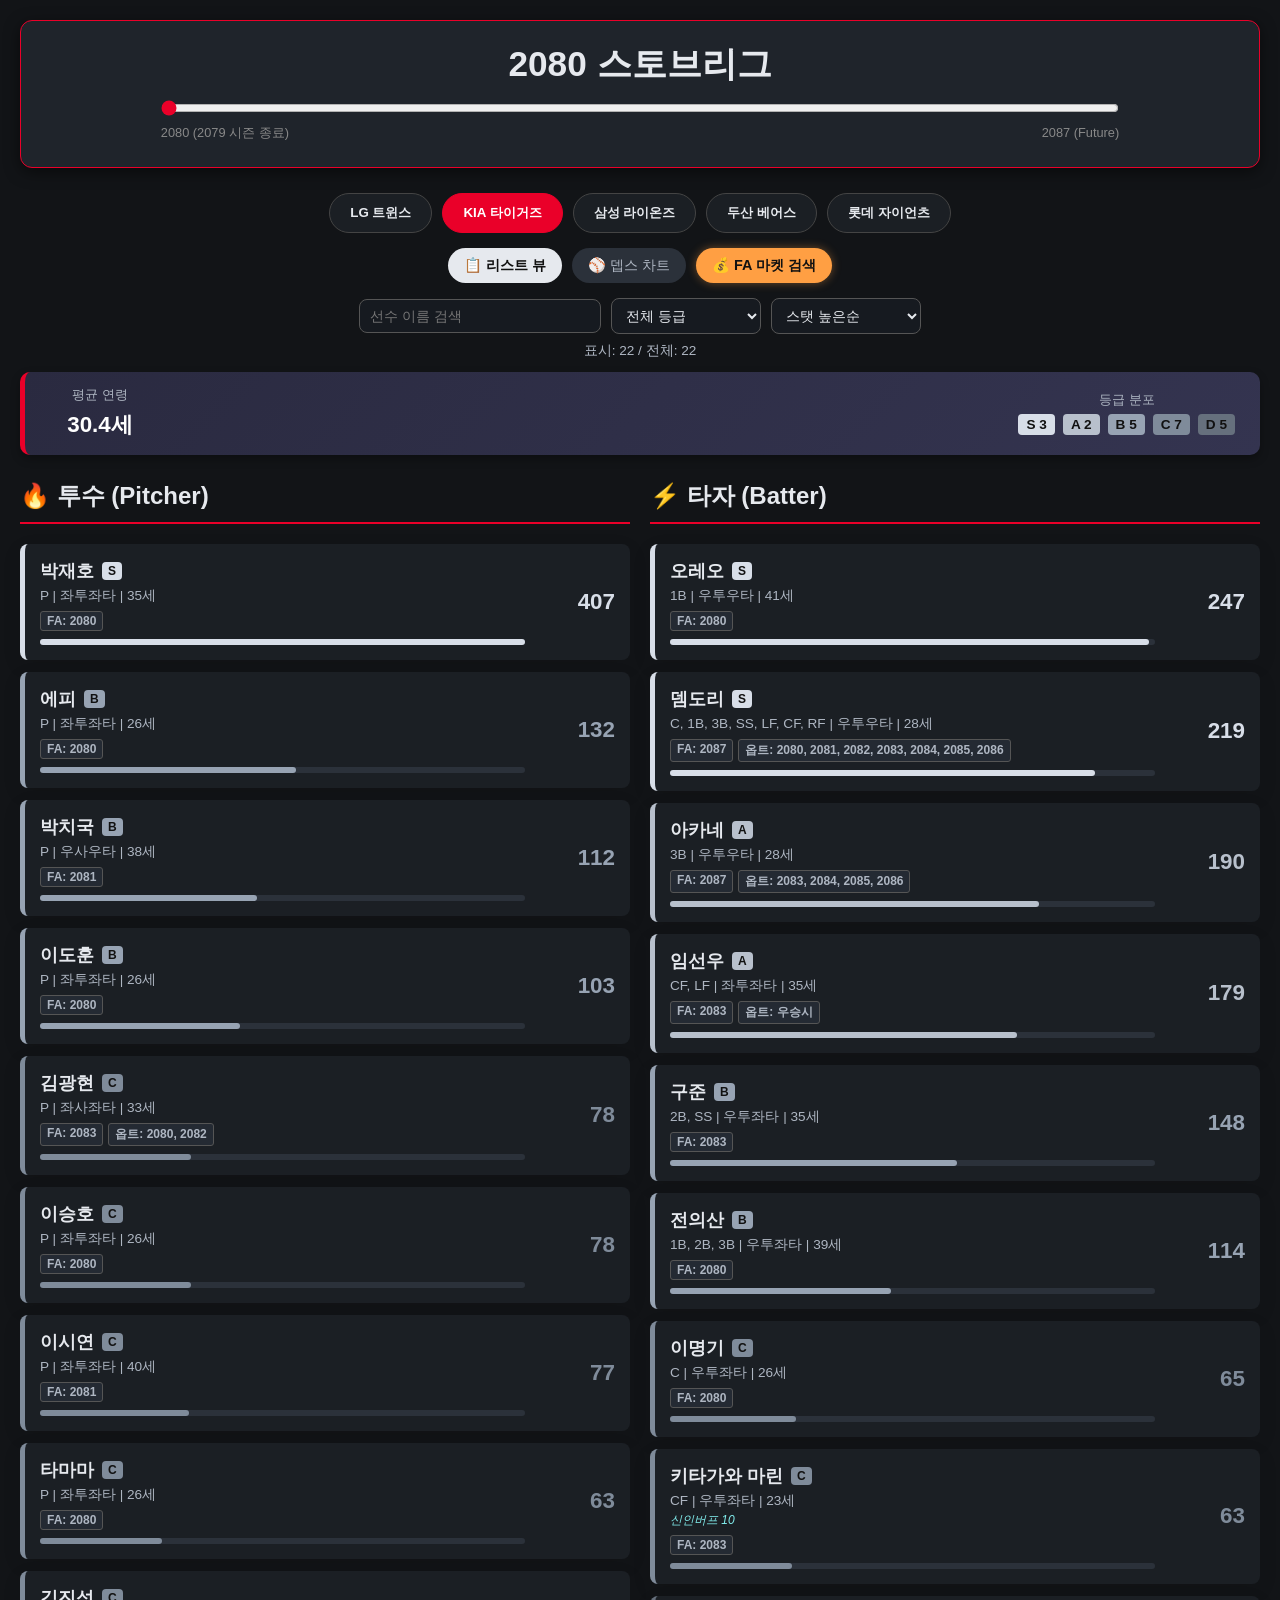
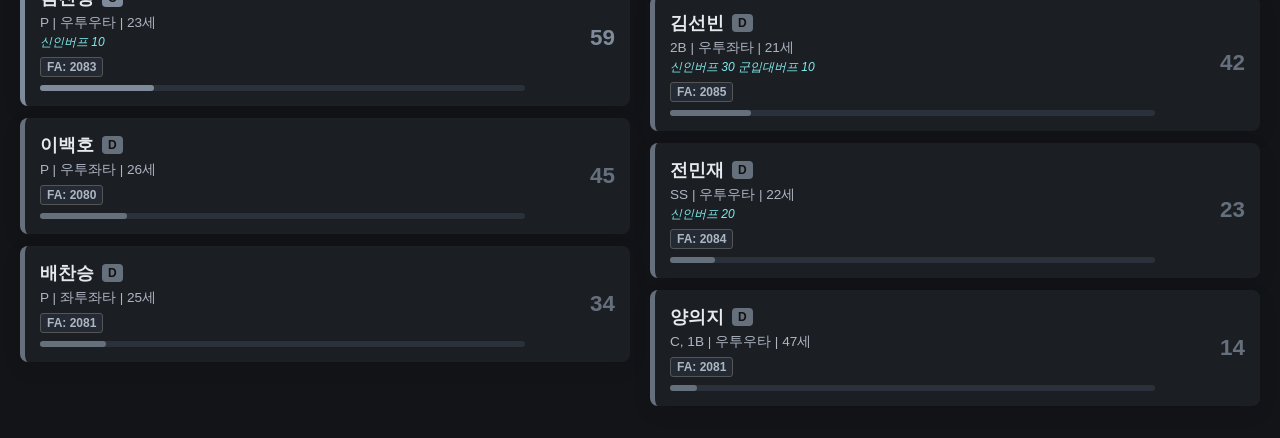
<file: index.html>
<!DOCTYPE html>
<html lang="ko">
<head>
    <meta charset="UTF-8">
    <meta name="viewport" content="width=device-width, initial-scale=1.0">
    <title>IKBOL 선수 명단</title>
    <link rel="stylesheet" href="style.css">
    <link rel="stylesheet" href="team-theme.css">
</head>
<body>

<div class="container">
    <div class="time-machine">
        <div class="time-display"><span id="displayYear">2080</span> 스토브리그</div>
        <input type="range" id="yearSlider" min="2080" max="2087" value="2080" step="1">
        <div class="time-labels">
            <span>2080 (2079 시즌 종료)</span>
            <span>2087 (Future)</span>
        </div>
    </div>

    <div class="tabs" id="teamTabs"></div>

    <div class="view-controls">
        <button class="view-btn active" onclick="switchMode('list')" id="btn-list">📋 리스트 뷰</button>
        <button class="view-btn" onclick="switchMode('depth')" id="btn-depth">⚾ 뎁스 차트</button>
        <button class="fa-search-btn" onclick="openFAModal()">💰 FA 마켓 검색</button>
    </div>

    <div class="filter-controls">
        <input type="text" id="searchInput" placeholder="선수 이름 검색">
        <select id="gradeFilter">
            <option value="ALL">전체 등급</option>
            <option value="S">S 등급</option>
            <option value="A">A 등급</option>
            <option value="B">B 등급</option>
            <option value="C">C 등급</option>
            <option value="D">D 등급</option>
        </select>
        <select id="sortSelect">
            <option value="stat_desc">스탯 높은순</option>
            <option value="stat_asc">스탯 낮은순</option>
            <option value="age_asc">나이 어린순</option>
            <option value="age_desc">나이 많은순</option>
            <option value="name_asc">이름 가나다순</option>
        </select>
    </div>
    <div id="result-count" class="result-count">표시: - / 전체: -</div>

    <div id="team-dashboard" class="team-dashboard">
        <div class="dash-item">
            <div class="dash-label">평균 연령</div>
            <div class="dash-value" id="dash-age">-세</div>
        </div>
        <div class="dash-item">
            <div class="dash-label">등급 분포</div>
            <div class="grade-dist" id="dash-dist">
                <span class="dist-box bg-S text-black">S 0</span>
                <span class="dist-box bg-A text-black">A 0</span>
                <span class="dist-box bg-B text-black">B 0</span>
                <span class="dist-box bg-C text-black">C 0</span>
                <span class="dist-box bg-D text-black">D 0</span>
            </div>
        </div>
    </div>

    <div id="view-depth" class="field-container hidden">
        <div class="base-diamond"></div>
        <div id="depth-C" class="pos-box p-box-c"><h3>C (포수)</h3><div class="list"></div></div>
        <div id="depth-P" class="pos-box p-box-p"><h3>P (투수)</h3><div class="list"></div></div>
        <div id="depth-1B" class="pos-box p-box-1b"><h3>1B (1루수)</h3><div class="list"></div></div>
        <div id="depth-2B" class="pos-box p-box-2b"><h3>2B (2루수)</h3><div class="list"></div></div>
        <div id="depth-3B" class="pos-box p-box-3b"><h3>3B (3루수)</h3><div class="list"></div></div>
        <div id="depth-SS" class="pos-box p-box-ss"><h3>SS (유격수)</h3><div class="list"></div></div>
        <div id="depth-LF" class="pos-box p-box-lf"><h3>LF (좌익수)</h3><div class="list"></div></div>
        <div id="depth-CF" class="pos-box p-box-cf"><h3>CF (중견수)</h3><div class="list"></div></div>
        <div id="depth-RF" class="pos-box p-box-rf"><h3>RF (우익수)</h3><div class="list"></div></div>
    </div>

    <div id="view-list" class="roster-section">
        <div class="column">
            <h2>🔥 투수 (Pitcher)</h2>
            <div id="pitcher-list"></div>
        </div>
        <div class="column">
            <h2>⚡ 타자 (Batter)</h2>
            <div id="batter-list"></div>
        </div>
    </div>
</div>

<div class="modal-overlay" id="playerModal" onclick="closeModal(event, 'playerModal')">
    <div class="modal">
        <span class="close-btn" onclick="closeModal(event, 'playerModal')">&times;</span>
        <div class="modal-header">
            <h2 id="modal-name">선수 이름</h2>
            <div class="modal-sub" id="modal-detail">포지션 | 나이</div>
        </div>
        <div class="modal-note" id="modal-note">특이사항 없음</div>

        <h3 style="margin-bottom: 5px; color: #ddd; border-top:1px solid #444; padding-top:15px;">📈 미래 스탯 예측 (Graph)</h3>
        <div class="graph-legend">
            <div class="legend-item"><div class="dot" style="background:var(--graph-stat)"></div>Stat</div>
        </div>
        <div class="graph-container" id="chart-container"></div>

        <table class="scout-table">
            <thead>
                <tr>
                    <th>Year</th>
                    <th>Age</th>
                    <th>Stat</th>
                    <th>Grade</th>
                    <th>Contract</th>
                </tr>
            </thead>
            <tbody id="modal-table-body"></tbody>
        </table>
    </div>
</div>

<div class="modal-overlay" id="faModal" onclick="closeModal(event, 'faModal')">
    <div class="modal">
        <span class="close-btn" onclick="closeModal(event, 'faModal')">&times;</span>
        <div class="modal-header">
            <h2>💰 <span id="fa-year-title">2080</span> FA Market</h2>
            <div class="modal-sub">해당 스토브리그 시점의 전체 FA/옵트아웃 대상 선수 목록입니다.</div>
        </div>
        <div id="fa-list-body" class="fa-list-container"></div>
    </div>
</div>

<script src="data.js"></script>
<script src="app.js"></script>
</body>
</html>
</file>
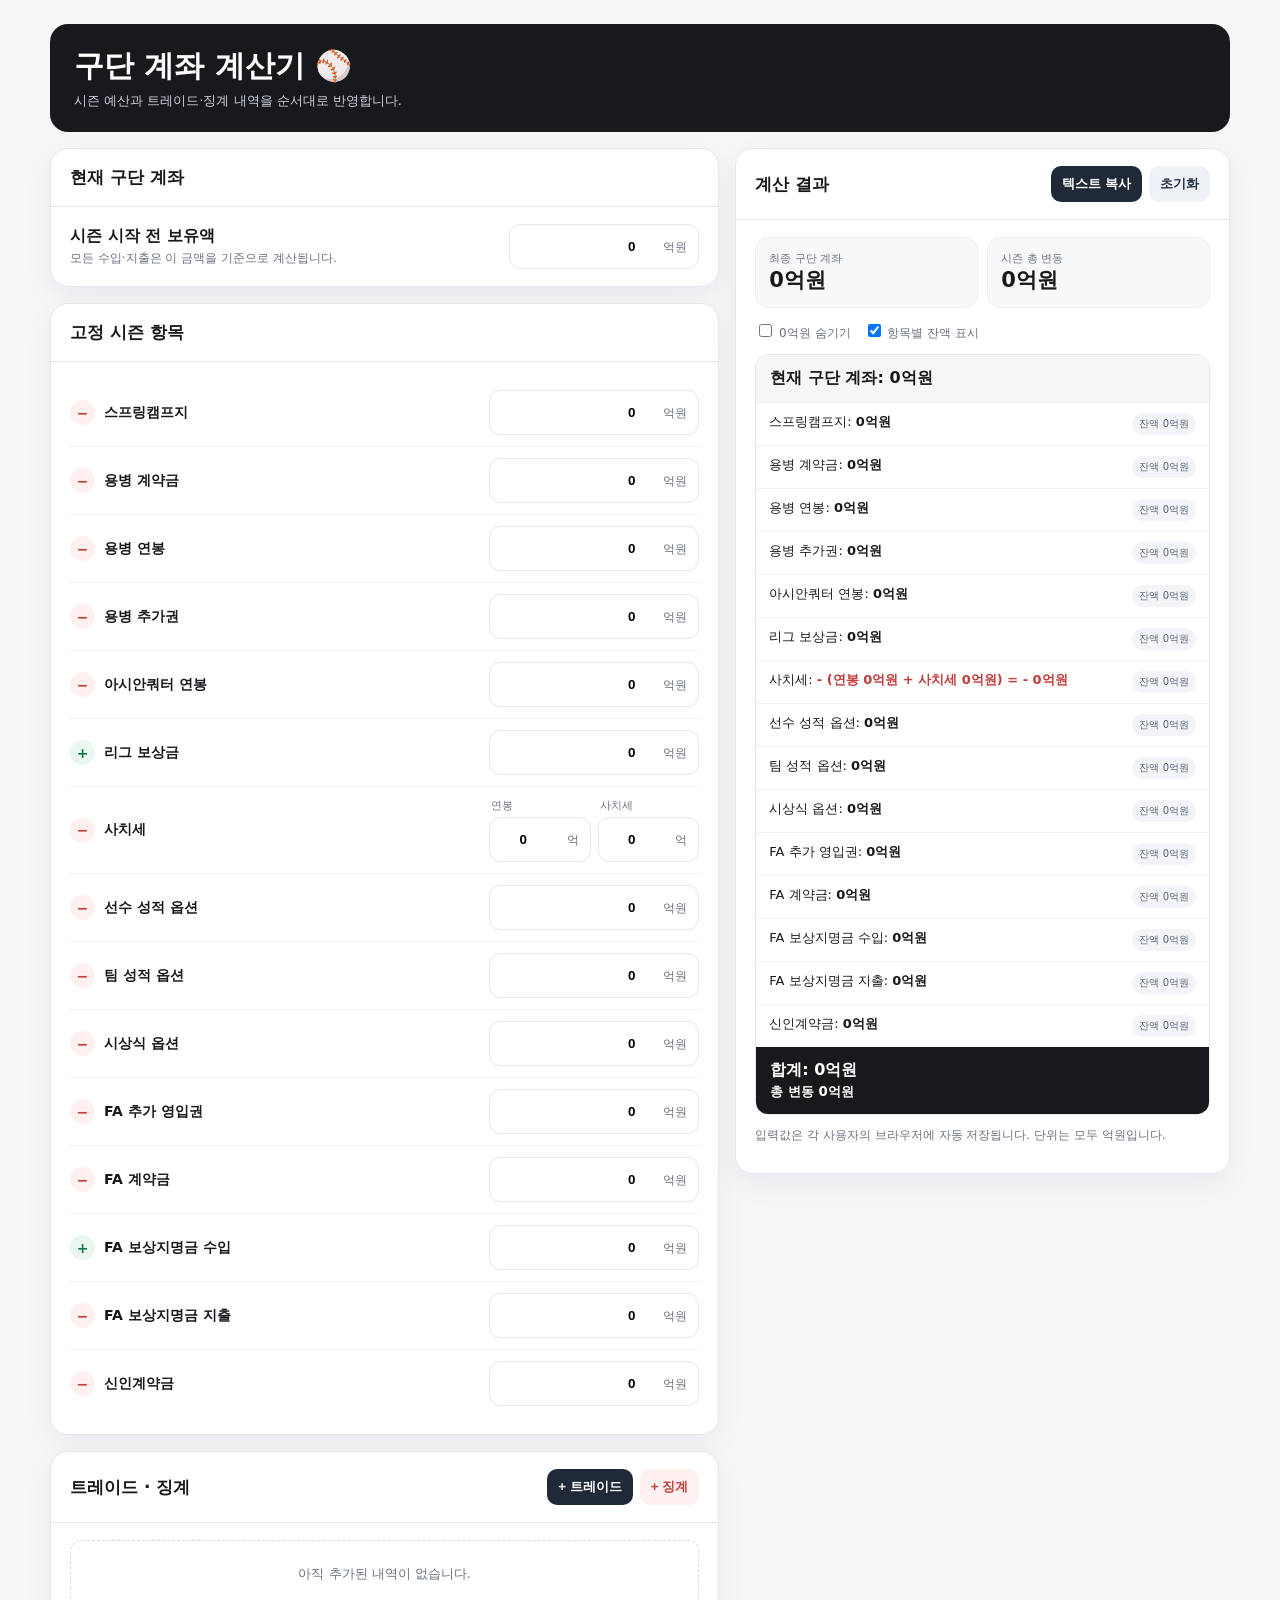
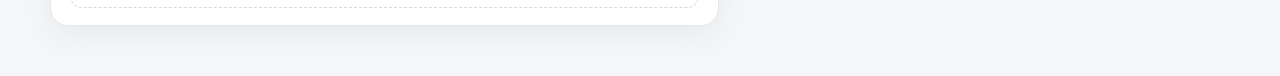
<file: budget.html>
<!doctype html>
<html lang="ko">
<head>
<meta charset="utf-8">
<meta name="viewport" content="width=device-width,initial-scale=1">
<title>구단 계좌 계산기</title>
<style>
:root{--bg:#f4f6f8;--card:#fff;--line:#e5e7eb;--text:#17191d;--muted:#6b7280;--plus:#147a48;--minus:#c43b3b}*{box-sizing:border-box}body{margin:0;background:var(--bg);color:var(--text);font-family:Pretendard,"Noto Sans KR",system-ui,sans-serif}.wrap{width:min(1180px,calc(100% - 24px));margin:24px auto 50px}.hero{background:#17191d;color:#fff;border-radius:18px;padding:22px 24px;margin-bottom:16px}.hero h1{margin:0 0 5px;font-size:30px}.hero p{margin:0;color:#cbd0d8;font-size:13px}.grid{display:grid;grid-template-columns:1.15fr .85fr;gap:16px;align-items:start}.stack{display:grid;gap:16px}.card{background:var(--card);border:1px solid var(--line);border-radius:18px;overflow:hidden;box-shadow:0 10px 30px rgba(15,23,42,.05)}.head{display:flex;justify-content:space-between;align-items:center;gap:10px;padding:17px 19px;border-bottom:1px solid var(--line)}.head h2{margin:0;font-size:17px}.body{padding:17px 19px}.start{display:grid;grid-template-columns:1fr 190px;gap:12px;align-items:center}.start small,.note{color:var(--muted);font-size:12px}.money{position:relative}.money input{width:100%;height:45px;border:1px solid var(--line);border-radius:11px;padding:0 48px 0 12px;text-align:right;font-weight:800;outline:none}.money span{position:absolute;right:12px;top:50%;transform:translateY(-50%);font-size:12px;color:var(--muted)}.row{display:grid;grid-template-columns:1fr 210px;gap:12px;align-items:center;padding:11px 0;border-bottom:1px solid #f0f1f3}.row:last-child{border-bottom:0}.label{display:flex;align-items:center;gap:9px;font-size:14px;font-weight:750}.badge{display:inline-grid;place-items:center;width:25px;height:25px;border-radius:50%;font-weight:900}.badge.plus{background:#eaf7ef;color:var(--plus)}.badge.minus{background:#fff0f0;color:var(--minus)}.lux{display:grid;grid-template-columns:1fr 1fr;gap:7px}.lux label,.field label{display:block;margin:0 0 4px 2px;font-size:11px;color:var(--muted)}button{border:0;border-radius:10px;padding:9px 11px;font-weight:800;cursor:pointer}.dark{background:#1f2937;color:#fff}.light{background:#eef2f7;color:#273244}.danger{background:#fff0f0;color:var(--minus)}.actions{display:flex;gap:7px;flex-wrap:wrap}.extras{display:grid;gap:11px}.empty{text-align:center;color:var(--muted);font-size:13px;padding:24px;border:1px dashed #d6dae0;border-radius:12px}.extra{border:1px solid var(--line);border-radius:13px;padding:13px;background:#fafbfc}.extraTop{display:flex;justify-content:space-between;align-items:center;margin-bottom:10px;font-weight:850}.extraGrid{display:grid;grid-template-columns:1.2fr .7fr .7fr;gap:8px}.extraGrid.pen{grid-template-columns:1.3fr .7fr}.field.full{grid-column:1/-1}.field input,.field select{width:100%;height:40px;border:1px solid var(--line);border-radius:9px;padding:0 9px;background:#fff}.result{position:sticky;top:16px}.summary{display:grid;grid-template-columns:1fr 1fr;gap:9px;margin-bottom:13px}.sum{background:#f7f8fa;border:1px solid #eceef1;border-radius:13px;padding:13px}.sum span{display:block;color:var(--muted);font-size:11px}.sum strong{font-size:21px}.positive{color:var(--plus)}.negative{color:var(--minus)}.opts{display:flex;gap:13px;flex-wrap:wrap;color:var(--muted);font-size:12px;margin-bottom:12px}.report{border:1px solid var(--line);border-radius:13px;overflow:hidden}.rStart,.rTotal{padding:13px 14px;background:#f5f6f8;font-weight:900}.rTotal{background:#17191d;color:#fff}.rRow{display:grid;grid-template-columns:1fr auto;gap:8px;padding:10px 13px;border-top:1px solid #f0f1f3;font-size:13px}.chip{background:#f2f4f7;color:#596273;padding:4px 7px;border-radius:999px;font-size:10px;white-space:nowrap}.toast{position:fixed;left:50%;bottom:22px;transform:translate(-50%,15px);background:#17191d;color:#fff;padding:9px 13px;border-radius:999px;font-size:13px;opacity:0;transition:.2s}.toast.on{opacity:1;transform:translate(-50%,0)}@media(max-width:850px){.grid{grid-template-columns:1fr}.result{position:static}}@media(max-width:600px){.wrap{width:calc(100% - 14px);margin-top:8px}.hero,.card{border-radius:14px}.row,.start{grid-template-columns:1fr}.extraGrid,.extraGrid.pen{grid-template-columns:1fr}.summary{grid-template-columns:1fr}.rRow{grid-template-columns:1fr}}
</style>
</head>
<body>
<main class="wrap"><section class="hero"><h1>구단 계좌 계산기 ⚾</h1><p>시즌 예산과 트레이드·징계 내역을 순서대로 반영합니다.</p></section><div class="grid"><div class="stack"><section class="card"><div class="head"><h2>현재 구단 계좌</h2></div><div class="body"><div class="start"><div><b>시즌 시작 전 보유액</b><br><small>모든 수입·지출은 이 금액을 기준으로 계산됩니다.</small></div><div class="money"><input id="start" type="number" step="0.1" value="0"><span>억원</span></div></div></div></section><section class="card"><div class="head"><h2>고정 시즌 항목</h2></div><div class="body" id="fixed"></div></section><section class="card"><div class="head"><h2>트레이드 · 징계</h2><div class="actions"><button class="dark" id="trade">+ 트레이드</button><button class="danger" id="penalty">+ 징계</button></div></div><div class="body"><div id="extras" class="extras"></div></div></section></div><section class="card result"><div class="head"><h2>계산 결과</h2><div class="actions"><button class="dark" id="copy">텍스트 복사</button><button class="light" id="reset">초기화</button></div></div><div class="body"><div class="summary"><div class="sum"><span>최종 구단 계좌</span><strong id="final">0억원</strong></div><div class="sum"><span>시즌 총 변동</span><strong id="change">0억원</strong></div></div><div class="opts"><label><input id="hide" type="checkbox"> 0억원 숨기기</label><label><input id="running" type="checkbox" checked> 항목별 잔액 표시</label></div><div id="report" class="report"></div><p class="note">입력값은 각 사용자의 브라우저에 자동 저장됩니다. 단위는 모두 억원입니다.</p></div></section></div></main><div id="toast" class="toast"></div>
<script>
const K='vbl-budget-v3';
const stages=[['spring','스프링캠프지',-1],['foreignSign','용병 계약금',-1],['foreignSalary','용병 연봉',-1],['foreignExtra','용병 추가권',-1],['asian','아시안쿼터 연봉',-1],['league','리그 보상금',1],['luxury','사치세',-1,'lux'],['playerOpt','선수 성적 옵션',-1],['teamOpt','팀 성적 옵션',-1],['awardOpt','시상식 옵션',-1],['faExtra','FA 추가 영입권',-1],['faSign','FA 계약금',-1],['faIn','FA 보상지명금 수입',1],['faOut','FA 보상지명금 지출',-1],['rookie','신인계약금',-1]];
const num=v=>Number.isFinite(+v)?+v:0;
const fmt=v=>new Intl.NumberFormat('ko-KR',{maximumFractionDigits:3}).format(Math.round((num(v)+Number.EPSILON)*1000)/1000);
const esc=s=>String(s??'').replace(/[&<>"']/g,m=>({'&':'&amp;','<':'&lt;','>':'&gt;','"':'&quot;',"'":'&#039;'}[m]));
const blank=()=>Object.fromEntries(stages.map(s=>[s[0],s[3]?{salary:0,tax:0}:0]));
let state={start:0,fixed:blank(),extras:[],hide:false,running:true};
try{const saved=JSON.parse(localStorage.getItem(K)||'{}');state={...state,...saved,fixed:{...blank(),...(saved.fixed||{})}}}catch{}
const $=id=>document.getElementById(id),fixed=$('fixed'),extras=$('extras');
function save(){localStorage.setItem(K,JSON.stringify(state))}
function renderFixed(){fixed.innerHTML=stages.map(([id,label,sign,special])=>{const b=sign>0?'+':'−',c=sign>0?'plus':'minus';if(special){const v=state.fixed[id]||{};return `<div class="row"><div class="label"><span class="badge ${c}">${b}</span>${label}</div><div class="lux"><div><label>연봉</label><div class="money"><input data-id="${id}" data-sub="salary" type="number" step="0.1" value="${num(v.salary)}"><span>억</span></div></div><div><label>사치세</label><div class="money"><input data-id="${id}" data-sub="tax" type="number" step="0.1" value="${num(v.tax)}"><span>억</span></div></div></div></div>`}return `<div class="row"><div class="label"><span class="badge ${c}">${b}</span>${label}</div><div class="money"><input data-id="${id}" type="number" step="0.1" value="${num(state.fixed[id])}"><span>억원</span></div></div>`}).join('')}
function options(sel){return [`<option value="start" ${sel==='start'?'selected':''}>시즌 시작 직후</option>`,...stages.map(s=>`<option value="${s[0]}" ${sel===s[0]?'selected':''}>${s[1]} 다음</option>`)].join('')}
function renderExtras(){if(!state.extras.length){extras.innerHTML='<div class="empty">아직 추가된 내역이 없습니다.</div>';return}extras.innerHTML=state.extras.map(x=>{const t=x.type==='trade';return `<div class="extra" data-x="${x.id}"><div class="extraTop"><span>${t?'↕ 트레이드':'− 징계'}</span><button class="danger" data-del="${x.id}">삭제</button></div><div class="extraGrid ${t?'':'pen'}"><div class="field"><label>내용</label><input data-f="desc" value="${esc(x.desc)}" placeholder="${t?'예: 현금 트레이드':'예: 규정 위반 벌금'}"></div>${t?`<div class="field"><label>수입 / 지출</label><select data-f="dir"><option value="1" ${num(x.dir)===1?'selected':''}>+ 수입</option><option value="-1" ${num(x.dir)===-1?'selected':''}>- 지출</option></select></div>`:''}<div class="field"><label>금액(억원)</label><input data-f="amount" type="number" step="0.1" value="${num(x.amount)}"></div><div class="field full"><label>반영 시점</label><select data-f="after">${options(x.after||'start')}</select></div></div></div>`}).join('')}
function events(){const by={};state.extras.forEach(x=>(by[x.after||'start']??=[]).push({label:x.type==='trade'?'트레이드':'징계',desc:x.desc||'',delta:Math.abs(num(x.amount))*(x.type==='penalty'?-1:(num(x.dir)===-1?-1:1))}));const out=[...(by.start||[])];stages.forEach(([id,label,sign,special])=>{if(special){const v=state.fixed[id]||{};out.push({label,delta:-(num(v.salary)+num(v.tax)),salary:num(v.salary),tax:num(v.tax),lux:true})}else out.push({label,delta:Math.abs(num(state.fixed[id]))*sign});out.push(...(by[id]||[]))});return out}
function line(e,html){if(e.lux)return html?`${e.label}: <b class="negative">- (연봉 ${fmt(e.salary)}억원 + 사치세 ${fmt(e.tax)}억원) = - ${fmt(Math.abs(e.delta))}억원</b>`:`${e.label}: - (연봉 ${fmt(e.salary)}억원 + 사치세 ${fmt(e.tax)}억원) = - ${fmt(Math.abs(e.delta))}억원`;const d=e.desc?` (${e.desc})`:'';const s=e.delta>0?'+':e.delta<0?'-':'';return html?`${esc(e.label)}${esc(d)}: <b class="${e.delta>0?'positive':e.delta<0?'negative':''}">${s} ${fmt(Math.abs(e.delta))}억원</b>`:`${e.label}${d}: ${s} ${fmt(Math.abs(e.delta))}억원`}
function calc(){let bal=num(state.start),rows=[],txt=[`현재 구단 계좌: ${fmt(bal)}억원`,''];for(const e of events()){bal+=e.delta;if(!(state.hide&&Math.abs(e.delta)<1e-9)){rows.push(`<div class="rRow"><div>${line(e,true)}</div>${state.running?`<span class="chip">잔액 ${fmt(bal)}억원</span>`:''}</div>`);txt.push(line(e,false))}}const ch=bal-num(state.start);$('report').innerHTML=`<div class="rStart">현재 구단 계좌: ${fmt(state.start)}억원</div>${rows.join('')}<div class="rTotal">합계: ${fmt(bal)}억원<br><small>총 변동 ${ch>0?'+':''}${fmt(ch)}억원</small></div>`;$('final').textContent=`${fmt(bal)}억원`;$('change').textContent=`${ch>0?'+':''}${fmt(ch)}억원`;$('final').className=bal>0?'positive':bal<0?'negative':'';$('change').className=ch>0?'positive':ch<0?'negative':'';txt.push('',`합계: ${fmt(bal)}억원`);return txt.join(String.fromCharCode(10))}
function sync(){save();calc()}
function add(type){state.extras.push({id:Date.now()+Math.random().toString(16).slice(2),type,desc:'',dir:type==='trade'?1:-1,amount:0,after:'start'});renderExtras();sync()}
function toast(t){$('toast').textContent=t;$('toast').classList.add('on');setTimeout(()=>$('toast').classList.remove('on'),1300)}
$('start').value=state.start;$('hide').checked=state.hide;$('running').checked=state.running;renderFixed();renderExtras();calc();
$('start').oninput=e=>{state.start=num(e.target.value);sync()};
fixed.oninput=e=>{const id=e.target.dataset.id;if(!id)return;const sub=e.target.dataset.sub;if(sub)state.fixed[id]={...(state.fixed[id]||{}),[sub]:num(e.target.value)};else state.fixed[id]=num(e.target.value);sync()};
extras.oninput=extras.onchange=e=>{const box=e.target.closest('[data-x]'),f=e.target.dataset.f;if(!box||!f)return;const x=state.extras.find(v=>v.id===box.dataset.x);x[f]=(f==='amount'||f==='dir')?num(e.target.value):e.target.value;sync()};
extras.onclick=e=>{const id=e.target.dataset.del;if(!id)return;state.extras=state.extras.filter(x=>x.id!==id);renderExtras();sync()};
$('trade').onclick=()=>add('trade');$('penalty').onclick=()=>add('penalty');$('hide').onchange=e=>{state.hide=e.target.checked;sync()};$('running').onchange=e=>{state.running=e.target.checked;sync()};
$('copy').onclick=async()=>{const t=calc();try{await navigator.clipboard.writeText(t)}catch{const a=document.createElement('textarea');a.value=t;document.body.appendChild(a);a.select();document.execCommand('copy');a.remove()}toast('계산 결과를 복사했습니다.')};
$('reset').onclick=()=>{if(!confirm('입력값을 모두 초기화할까요?'))return;state={start:0,fixed:blank(),extras:[],hide:false,running:true};$('start').value=0;$('hide').checked=false;$('running').checked=true;renderFixed();renderExtras();sync();toast('초기화했습니다.')};
</script>
</body>
</html>
</file>
<file: style.css>
/* 가상야구리그 로스터 매니저 - 디자인 */

:root {
            --bg-color: #121417;
            --card-bg: #1b1f24;
            --text-main: #e6e9ee;
            --accent: #cfd6df;
            --grade-s: #d8dee8;
            --grade-a: #b8c0cc;
            --grade-b: #97a3b3;
            --grade-c: #7f8b9a;
            --grade-d: #66707d;
            --urgent: #e6e9ee;
            --opt-color: #b8c0cc;
            --modal-overlay: rgba(0, 0, 0, 0.7);
            --graph-stat: #ff5e5e;
            --team-primary: #4cc9f0;
            --team-secondary: #000000;
        }

        body {
            font-family: 'Pretendard', 'Malgun Gothic', sans-serif;
            background: var(--bg-color);
            color: var(--text-main);
            margin: 0;
            padding: 20px;
        }



        .container { max-width: 1280px; margin: 0 auto; }

        .time-machine {
            background: #1f242b;
            padding: 20px;
            border-radius: 12px;
            text-align: center;
            margin-bottom: 25px;
            box-shadow: 0 4px 15px rgba(0,0,0,0.5);
            border: 1px solid var(--accent);
        }

        .time-display {
            font-size: 2.2rem;
            font-weight: bold;
            color: var(--text-main);
            margin-bottom: 10px;
        }

        input[type=range] {
            width: 80%;
            cursor: pointer;
            accent-color: var(--accent);
        }

        .time-labels {
            display: flex;
            justify-content: space-between;
            width: 80%;
            margin: 5px auto;
            color: #888;
            font-size: 0.8rem;
        }

        .tabs {
            display: flex;
            justify-content: center;
            gap: 10px;
            margin-bottom: 15px;
            flex-wrap: wrap;
        }

        .tab-btn {
            background: var(--card-bg);
            border: 1px solid #444;
            color: var(--text-main);
            padding: 10px 20px;
            cursor: pointer;
            border-radius: 999px;
            font-weight: bold;
            transition: 0.3s;
        }

        .tab-btn:hover,
        .tab-btn.active {
            background: var(--accent);
            color: #ffffff;
            border-color: var(--accent);
        }

        .player-card {
            box-shadow: 0 4px 10px color-mix(in srgb, var(--team-secondary) 35%, transparent);
        }
        .player-card .name { color: inherit; }
        .fa-item {
            border-left: 4px solid #555;
            border-radius: 6px;
            margin-bottom: 6px;
            background: rgba(255,255,255,0.03);
        }

        .view-controls {
            display: flex;
            justify-content: center;
            gap: 10px;
            margin-bottom: 15px;
            flex-wrap: wrap;
        }
        .filter-controls {
            display: flex;
            justify-content: center;
            gap: 10px;
            margin: 4px auto 8px auto;
            flex-wrap: wrap;
            align-items: center;
        }

        .filter-controls input {
            min-width: 220px;
        }

        .filter-controls select {
            min-width: 150px;
        }
        .filter-controls input,
        .filter-controls select {
            background: #161a20;
            color: var(--text-main);
            border: 1px solid #555;
            border-radius: 8px;
            padding: 8px 10px;
            font-size: 0.9rem;
        }
        .result-count {
            text-align: center;
            color: #aeb6c2;
            font-size: 0.85rem;
            margin-bottom: 12px;
        }

        .view-btn {
            background: #2b313a;
            color: #aeb6c2;
            border: none;
            padding: 8px 16px;
            border-radius: 20px;
            cursor: pointer;
            font-size: 0.9rem;
            transition: 0.3s;
        }

        .view-btn.active {
            background: var(--text-main);
            color: #111;
            font-weight: bold;
        }

        .fa-search-btn {
            background: #ff9f43;
            color: #111;
            font-weight: bold;
            border: none;
            padding: 8px 16px;
            border-radius: 20px;
            cursor: pointer;
            font-size: 0.9rem;
            transition: 0.3s;
            box-shadow: 0 0 10px rgba(255, 159, 67, 0.4);
        }

        .fa-search-btn:hover {
            background: #ffaf40;
            transform: scale(1.05);
        }

        .team-dashboard {
            background: linear-gradient(135deg, #2a2a40 0%, #343450 100%);
            border-radius: 10px;
            padding: 15px 25px;
            margin-bottom: 25px;
            display: flex;
            justify-content: space-between;
            align-items: center;
            border-left: 5px solid var(--accent);
            box-shadow: 0 4px 10px rgba(0,0,0,0.3);
            flex-wrap: wrap;
            gap: 15px;
        }

        .dash-item { text-align: center; min-width: 100px; }
        .dash-label { font-size: 0.8rem; color: #aeb6c2; margin-bottom: 5px; }
        .dash-value { font-size: 1.4rem; font-weight: bold; color: #fff; }
        .grade-dist { display: flex; gap: 8px; font-size: 0.85rem; }
        .dist-box { padding: 3px 8px; border-radius: 4px; background: #222; font-weight: bold; }

        .roster-section { display: flex; gap: 20px; flex-wrap: wrap; }
        .column { flex: 1; min-width: 300px; }
        .column h2 { border-bottom: 2px solid var(--accent); padding-bottom: 10px; margin-top: 0; }

        .player-card {
            background-color: var(--card-bg);
            border-radius: 8px;
            padding: 15px;
            margin-bottom: 12px;
            display: flex;
            align-items: center;
            justify-content: space-between;
            border-left: 5px solid gray;
            box-shadow: 0 6px 20px rgba(0,0,0,0.08);
            transition: all 0.2s ease;
            cursor: pointer;
        }

        .player-card:hover {
            transform: translateY(-3px);
            box-shadow: 0 6px 12px rgba(0,0,0,0.5);
            background-color: #242a33;
        }

        .info { flex: 1; }
        .header-row { display: flex; align-items: center; gap: 8px; flex-wrap: wrap; }
        .name { font-size: 1.1rem; font-weight: bold; }
        .grade-badge { font-size: 0.75rem; padding: 2px 6px; border-radius: 4px; color: #111; font-weight: bold; }
        .detail { font-size: 0.85rem; color: #aeb6c2; margin-top: 4px; }
        .notes { font-size: 0.75rem; color: #81ecec; margin-top: 2px; font-style: italic; }
        .contract-tags { display: flex; gap: 5px; margin-top: 6px; font-size: 0.75rem; flex-wrap: wrap; }
        .tag { padding: 2px 6px; border-radius: 3px; font-weight: bold; border: 1px solid #444; }

        .stat-change-up { color: #2ecc71; font-size: 0.8rem; margin-left: 5px; }
        .stat-change-down { color: #ff4757; font-size: 0.8rem; margin-left: 5px; }

        .tag-fa-urgent { background: var(--urgent); color: #0f1114; border-color: var(--urgent); box-shadow: 0 0 8px var(--urgent); animation: pulse 1.5s infinite; }
        .tag-opt-urgent { background: var(--opt-color); color: #0f1114; border-color: var(--opt-color); box-shadow: 0 0 8px var(--opt-color); }
        .tag-fa-past { background: #2b313a; color: #777; text-decoration: line-through; }
        .tag-fa { background: #242a33; color: #aeb6c2; border: 1px solid #555; }

        @keyframes pulse {
            0% { opacity: 1; }
            50% { opacity: 0.6; }
            100% { opacity: 1; }
        }

        .stat-box { text-align: right; min-width: 90px; }
        .stat-value { font-size: 1.4rem; font-weight: bold; display: block; }
        .stat-bar-bg { width: 100%; height: 6px; background: #2b313a; margin-top: 8px; border-radius: 3px; }
        .stat-bar-fill { height: 100%; background: var(--accent); border-radius: 3px; width: 0%; transition: width 0.5s; }

        .border-S { border-left-color: var(--grade-s); }
        .border-A { border-left-color: var(--grade-a); }
        .border-B { border-left-color: var(--grade-b); }
        .border-C { border-left-color: var(--grade-c); }
        .border-D { border-left-color: var(--grade-d); }

        .bg-S { background-color: var(--grade-s); }
        .bg-A { background-color: var(--grade-a); }
        .bg-B { background-color: var(--grade-b); }
        .bg-C { background-color: var(--grade-c); }
        .bg-D { background-color: var(--grade-d); }

        .text-S { color: var(--grade-s); }
        .text-A { color: var(--grade-a); }
        .text-B { color: var(--grade-b); }
        .text-C { color: var(--grade-c); }
        .text-D { color: var(--grade-d); }
        .text-black { color: #111; }

        .hidden { display: none !important; }

        .field-container {
            position: relative;
            width: 100%;
            max-width: 900px;
            height: 600px;
            background: linear-gradient(180deg, #171b21 0%, #12161c 100%);
            margin: 0 auto 30px auto;
            border: 4px solid #fff;
            border-radius: 20px 20px 50% 50%;
            box-shadow: 0 10px 20px rgba(0,0,0,0.5);
        }

        .base-diamond {
            position: absolute;
            bottom: 18%;
            left: 50%;
            transform: translateX(-50%) rotate(45deg);
            width: 220px;
            height: 220px;
            border: 2px solid rgba(255,255,255,0.4);
            background: transparent;
        }

        .pos-box {
            position: absolute;
            width: 130px;
            background: rgba(30, 30, 46, 0.9);
            border: 1px solid #666;
            border-radius: 6px;
            padding: 5px;
            z-index: 10;
            box-shadow: 0 4px 6px rgba(0,0,0,0.5);
            transition: all 0.3s;
        }

        .pos-box h3 {
            margin: 0 0 5px 0;
            font-size: 0.8rem;
            text-align: center;
            border-bottom: 1px solid #444;
            color: #ffffff;
            text-shadow: 0 0 2px rgba(0,0,0,0.95), 0 0 6px rgba(0,0,0,0.75);
            -webkit-text-stroke: 0.35px rgba(0,0,0,0.75);
        }

        .pos-box.danger {
            border-color: #ff4757;
            box-shadow: 0 0 10px #ff4757;
        }

        .pos-player {
            display: flex;
            justify-content: space-between;
            font-size: 0.75rem;
            margin-bottom: 3px;
            border-bottom: 1px solid #333;
            padding-bottom: 2px;
        }

        .pos-name {
            overflow: hidden;
            text-overflow: ellipsis;
            white-space: nowrap;
            max-width: 80px;
        }

        .pos-stat { font-weight: bold; }

        .p-box-c { bottom: 3%; left: 50%; transform: translateX(-50%); }
        .p-box-p { bottom: 33%; left: 50%; transform: translateX(-50%); }
        .p-box-1b { bottom: 38%; right: 18%; }
        .p-box-2b { bottom: 55%; right: 32%; }
        .p-box-3b { bottom: 38%; left: 18%; }
        .p-box-ss { bottom: 55%; left: 32%; }
        .p-box-lf { top: 20%; left: 10%; }
        .p-box-cf { top: 8%; left: 50%; transform: translateX(-50%); }
        .p-box-rf { top: 20%; right: 10%; }

        .more-trigger {
            text-align: center;
            font-size: 0.7rem;
            color: #aeb6c2;
            cursor: pointer;
            padding: 2px 0;
            position: relative;
        }

        .more-trigger:hover {
            color: #fff;
            background-color: rgba(255,255,255,0.1);
            border-radius: 4px;
        }

        .more-popup {
            display: none;
            position: absolute;
            left: 50%;
            top: 100%;
            transform: translateX(-50%);
            width: 140px;
            background-color: #2d3436;
            border: 1px solid var(--accent);
            border-radius: 6px;
            padding: 8px;
            z-index: 100;
            box-shadow: 0 8px 16px rgba(0,0,0,0.8);
            max-height: 200px;
            overflow-y: auto;
            text-align: left;
        }

        .more-trigger:hover .more-popup { display: block; }

        .modal-overlay {
            position: fixed;
            top: 0;
            left: 0;
            width: 100%;
            height: 100%;
            background-color: var(--modal-overlay);
            z-index: 1000;
            display: flex;
            justify-content: center;
            align-items: center;
            opacity: 0;
            pointer-events: none;
            transition: opacity 0.3s;
        }
        #playerModal { z-index: 1100; }
        #faModal { z-index: 1000; }

        .modal-overlay.active {
            opacity: 1;
            pointer-events: auto;
        }

        .modal {
            background-color: #2d3436;
            width: 90%;
            max-width: 550px;
            border-radius: 12px;
            border: 2px solid var(--accent);
            padding: 25px;
            box-shadow: 0 10px 30px rgba(0,0,0,0.8);
            position: relative;
            transform: translateY(20px);
            transition: transform 0.3s;
            max-height: 90vh;
            overflow-y: auto;
        }

        .modal-overlay.active .modal { transform: translateY(0); }

        .close-btn {
            position: absolute;
            top: 15px;
            right: 20px;
            font-size: 1.5rem;
            cursor: pointer;
            color: #aeb6c2;
        }

        .close-btn:hover { color: #fff; }

        .modal-header h2 {
            margin: 0;
            color: var(--accent);
            border-bottom: 2px solid #555;
            padding-bottom: 10px;
        }

        .modal-sub {
            color: #aeb6c2;
            margin-top: 5px;
            font-size: 0.9rem;
        }

        .modal-note {
            margin: 15px 0;
            padding: 10px;
            background: #222;
            border-radius: 999px;
            color: #81ecec;
            font-style: italic;
            border-left: 3px solid #81ecec;
        }

        .graph-container {
            width: 100%;
            height: 200px;
            background: #222;
            border-radius: 6px;
            margin-bottom: 15px;
            position: relative;
            padding: 10px;
            box-sizing: border-box;
            border: 1px solid #444;
        }

        .graph-legend {
            display: flex;
            justify-content: flex-end;
            gap: 10px;
            font-size: 0.75rem;
            margin-bottom: 5px;
        }

        .legend-item {
            display: flex;
            align-items: center;
            gap: 4px;
        }

        .dot {
            width: 8px;
            height: 8px;
            border-radius: 50%;
        }

        .scout-table {
            width: 100%;
            border-collapse: collapse;
            margin-top: 5px;
            font-size: 0.9rem;
            text-align: center;
        }

        .scout-table th {
            background: #2b313a;
            color: #fff;
            padding: 8px;
        }

        .scout-table td {
            padding: 8px;
            border-bottom: 1px solid #444;
            color: #ddd;
        }

        .scout-table tr.current-season {
            background: rgba(76, 201, 240, 0.2);
            border: 1px solid var(--accent);
        }

        .scout-table tr.current-season td {
            font-weight: bold;
            color: #fff;
        }

        .cell-s { color: var(--grade-s); font-weight: bold; }
        .cell-a { color: var(--grade-a); font-weight: bold; }
        .cell-b { color: var(--grade-b); }
        .cell-c { color: var(--grade-c); }
        .cell-d { color: var(--grade-d); }
        .cell-fa { color: var(--urgent); font-weight: bold; animation: pulse 2s infinite; }
        .cell-opt { color: var(--opt-color); }

        .fa-list-container { max-height: 400px; overflow-y: auto; }

        .fa-item {
            display: flex;
            justify-content: space-between;
            align-items: center;
            padding: 10px;
            border-bottom: 1px solid #444;
            transition: 0.2s;
        }

        .fa-item:hover { background: #303844; }

        .fa-team-logo {
            font-size: 0.8rem;
            background: #555;
            padding: 2px 6px;
            border-radius: 4px;
            margin-right: 8px;
            color: #fff;
        }

        @media (max-width: 900px) {
            body { padding: 12px; }
            .team-dashboard {
                padding: 12px;
                gap: 10px;
            }
            .dash-item {
                flex: 1 1 45%;
            }
            .grade-dist {
                flex-wrap: wrap;
                justify-content: center;
            }
            .field-container {
                height: 520px;
                border-width: 3px;
            }
            .pos-box {
                width: 115px;
                padding: 4px;
            }
            .pos-name { max-width: 68px; }
        }

        @media (max-width: 640px) {
            body {
                padding-left: max(10px, env(safe-area-inset-left));
                padding-right: max(10px, env(safe-area-inset-right));
                padding-bottom: max(12px, env(safe-area-inset-bottom));
            }
            .time-display { font-size: 1.6rem; }
            .time-labels, input[type=range] { width: 95%; }
            .tabs { gap: 6px; }
            .tab-btn {
                padding: 8px 12px;
                font-size: 0.85rem;
            }
            .view-controls {
                gap: 8px;
                margin-bottom: 10px;
            }
            .view-btn, .fa-search-btn {
                padding: 8px 12px;
                font-size: 0.82rem;
            }
            .filter-controls {
                gap: 8px;
                margin-top: 6px;
            }
            .filter-controls input,
            .filter-controls select,
            .clear-btn {
                width: 100%;
                max-width: 100%;
                min-height: 42px;
            }
            .result-count { margin-bottom: 10px; }
            .roster-section {
                flex-direction: column;
                gap: 14px;
            }
            .column { min-width: 100%; }
            .player-card {
                padding: 12px;
                margin-bottom: 10px;
            }
            .name { font-size: 1rem; }
            .detail { font-size: 0.8rem; }
            .stat-value { font-size: 1.1rem; }
            .modal {
                width: calc(100% - 16px);
                padding: 16px;
                border-width: 1px;
                max-height: 92vh;
            }
            .modal-header h2 {
                font-size: 1.2rem;
                padding-right: 24px;
            }
            .scout-table {
                font-size: 0.78rem;
            }
            .scout-table th,
            .scout-table td {
                padding: 6px 4px;
            }
            .fa-item {
                flex-direction: column;
                align-items: flex-start;
                gap: 6px;
            }
            .fa-item > div:last-child {
                width: 100%;
                text-align: left !important;
            }
            .modal-note {
                font-size: 0.82rem;
                line-height: 1.35;
            }
            #view-depth {
                overflow-x: auto;
                -webkit-overflow-scrolling: touch;
                padding-bottom: 8px;
            }
            .field-container {
                width: 900px;
                min-width: 900px;
                height: 600px;
                border-radius: 20px 20px 50% 50%;
                padding-bottom: 0;
            }
            .base-diamond { display: block; }
            .pos-box h3 { font-size: 0.75rem; }
            .pos-player {
                font-size: 0.72rem;
            }
            .pos-name {
                max-width: calc(100% - 42px);
            }
        }
</file>
<file: team-theme.css>
#fa-list-body .fa-item[data-team='LG 트윈스'] {
    border-left-color: #c30452;
    background: linear-gradient(90deg, rgba(195,4,82,0.22), rgba(255,255,255,0.03));
}
#fa-list-body .fa-item[data-team='KIA 타이거즈'] {
    border-left-color: #ea0029;
    background: linear-gradient(90deg, rgba(234,0,41,0.22), rgba(255,255,255,0.03));
}
#fa-list-body .fa-item[data-team='삼성 라이온즈'] {
    border-left-color: #074ca1;
    background: linear-gradient(90deg, rgba(7,76,161,0.22), rgba(255,255,255,0.03));
}
#fa-list-body .fa-item[data-team='두산 베어스'] {
    border-left-color: #1d2f6f;
    background: linear-gradient(90deg, rgba(29,47,111,0.24), rgba(255,255,255,0.03));
}
#fa-list-body .fa-item[data-team='롯데 자이언츠'] {
    border-left-color: #041e42;
    background: linear-gradient(90deg, rgba(4,30,66,0.28), rgba(255,255,255,0.03));
}
</file>
